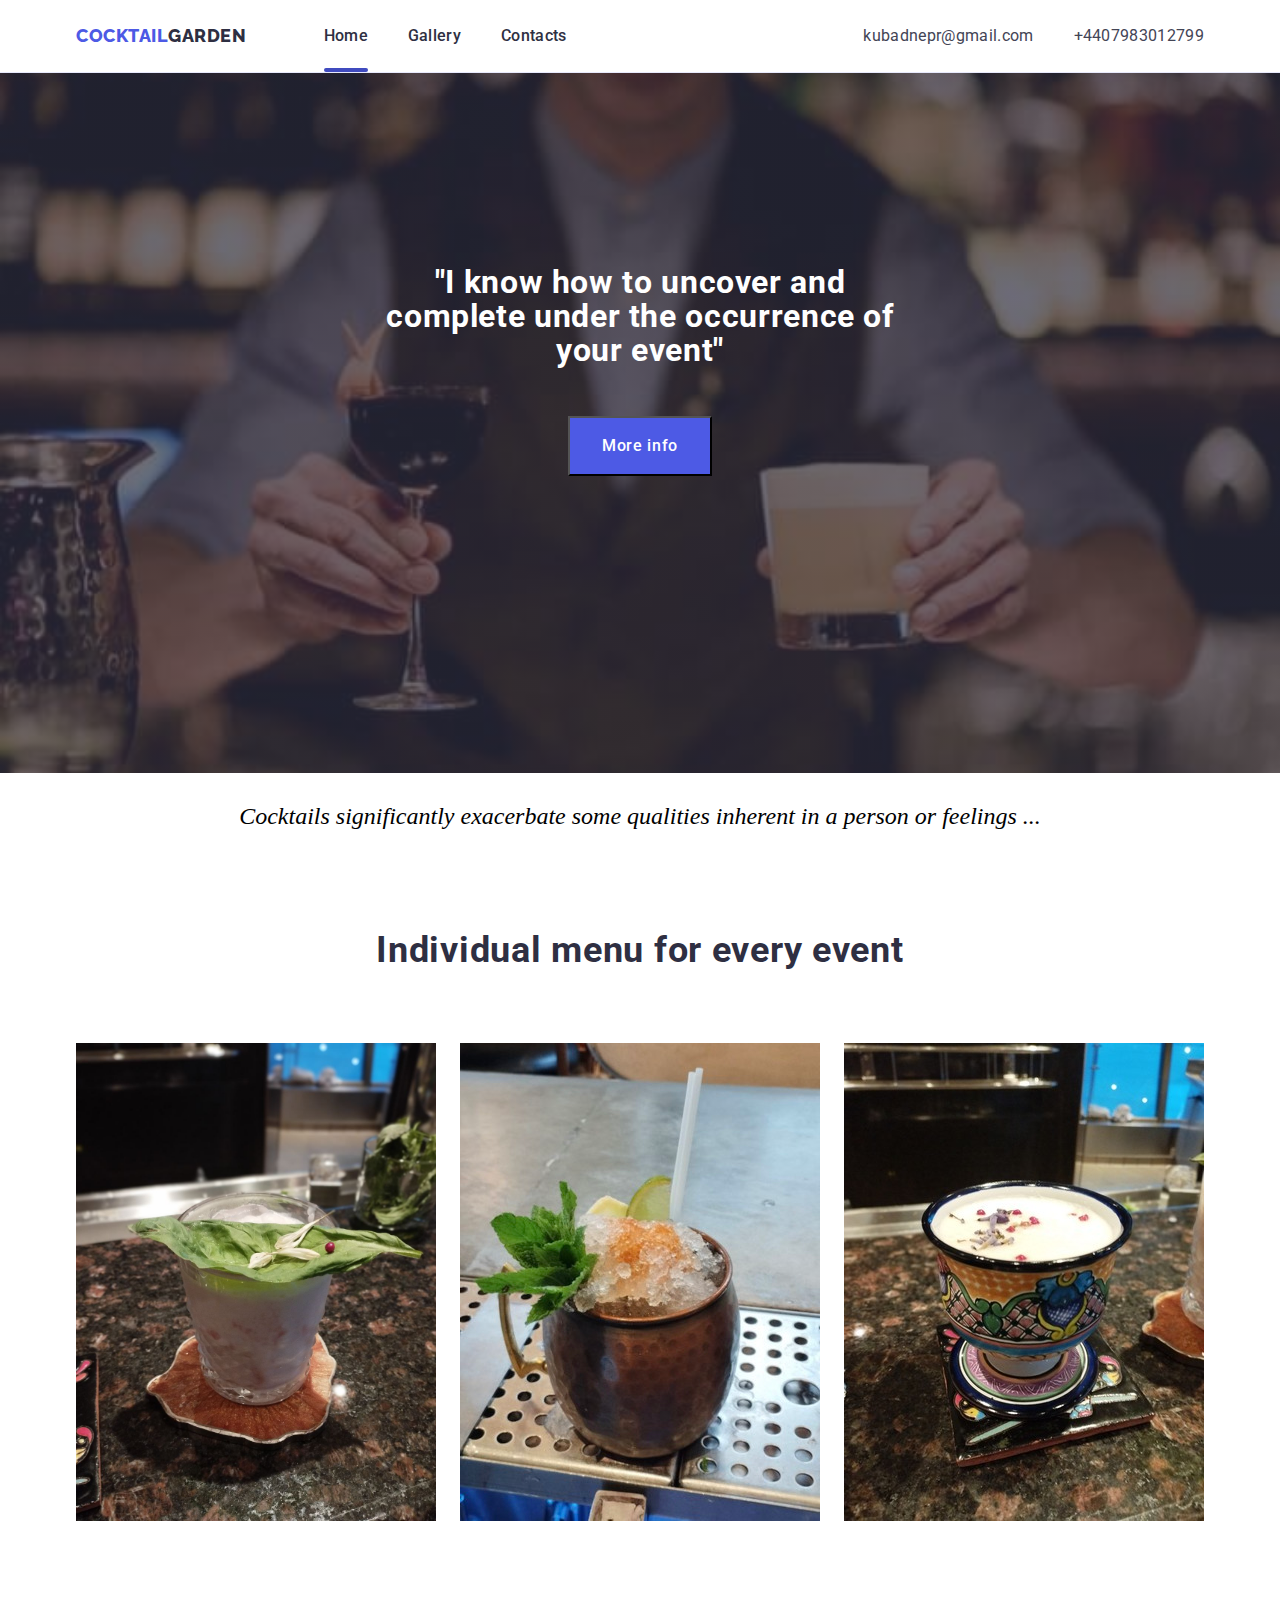
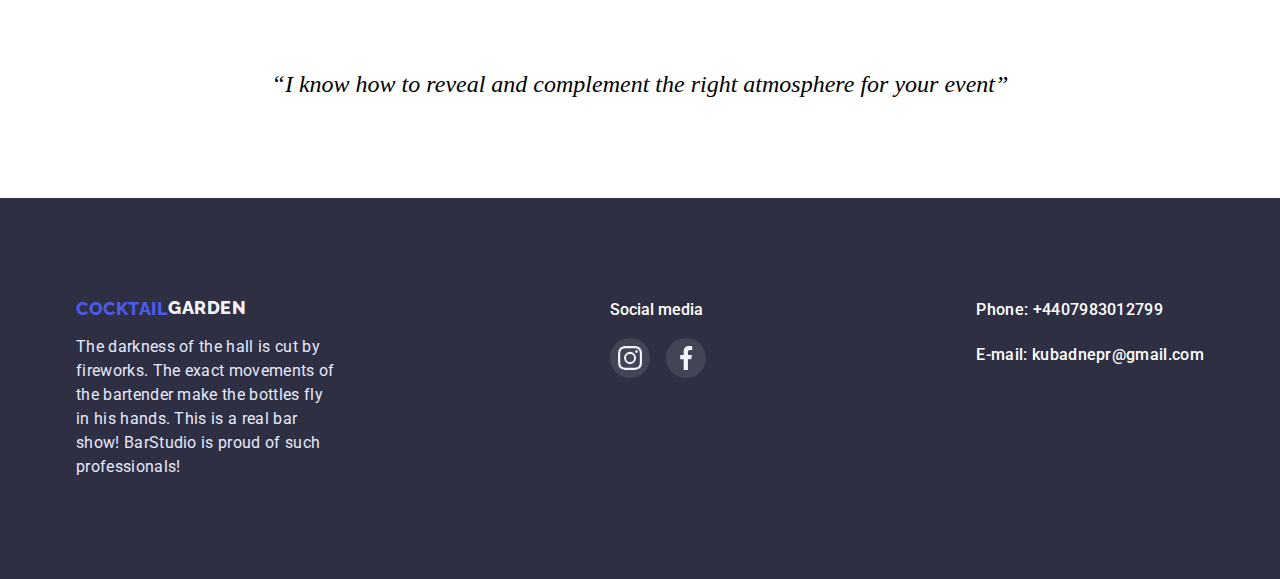
<file: index.html>
<!DOCTYPE html>
<html lang="en">

    <head>
        <meta charset="UTF-8">
        <meta http-equiv="X-UA-Compatible" content="IE=edge">
        <meta name="viewport" content="width=device-width, initial-scale=1.0">
        <title>Cocktail-Garden</title>
        <link rel="preconnect" href="https://fonts.googleapis.com">
        <link rel="preconnect" href="https://fonts.gstatic.com" crossorigin>
        <link
            href="https://fonts.googleapis.com/css2?family=Raleway:wght@800&family=Roboto:wght@400;500;700;900&display=swap"
            rel="stylesheet">
        <link rel="stylesheet"
            href="https://cdnjs.cloudflare.com/ajax/libs/modern-normalize/0.6.0/modern-normalize.min.css">
        <link rel="stylesheet" href="./css/style.css">
    </head>

    <body>
        <header class="header">
            <div class="container header-container">
                <a href="./index.html" class="header-logo link">Cocktail<span class="logo">Garden</span></a>
                <div class="header-menu">
                    <button type="button" class="header-close">
                        <svg xmlns="http://www.w3.org/2000/svg" fill="none" viewBox="0 0 24 24" stroke-width="1.5" stroke="currentColor" class="header-close-icon">
                            <path stroke-linecap="round" stroke-linejoin="round" d="M6 18L18 6M6 6l12 12" />
                          </svg>
                    </button>
                    <nav class="header-navigation">
                        <ul class="header-list list">
                            <li class="header-item"><a class="header-link link current" href="./index.html">Home</a>
                            </li>
                            <li class="header-item"><a class="header-link link" href="./portfolio.html">Gallery</a></li>
                            <li class="header-item"><a class="header-link link" href="#footer">Contacts</a></li>
                        </ul>
                    
                    </nav>
                    <address class="contact">
                        <ul class="header-contact list">
                            <li><a class="header-mail link" href="mailto:kubadnepr@gmail.com">kubadnepr@gmail.com</a></li>
                            <li><a class="header-tel link" href="tel:+4407983012799">+4407983012799</a></li>
                        </ul>
                    </address>
                </div>
                <button type="button" class="header-open">
                    <svg xmlns="http://www.w3.org/2000/svg" fill="none" viewBox="0 0 24 24" class="header-open-icon" stroke-width="1.5" stroke="currentColor">
                        <path stroke-linecap="round" stroke-linejoin="round" d="M3.75 6.75h16.5M3.75 12h16.5m-16.5 5.25h16.5" />
                      </svg>
                </button>
            </div>
        </header>
        <main>
            <section class="hero">
                <div class="container">
                    <h1 class="hero-title">"I know how to uncover and complete under the occurrence of your event"</h1>
                    <button type="button" class="hero-btn" data-modal-open>More info</button>
                </div>
            </section>
            <section class="text-homepage">Cocktails significantly exacerbate some qualities inherent in a person or feelings ...
            </section>
            <!-- Slideshow container
            <div class="slideshow-container">
            
                Full-width images with number and caption text 
                <div class="mySlides fade">
                    <div class="numbertext">1 / 3</div>
                    <img src="./images/photo_2023-08-13_17-49-11.jpg" style="width:100%">
                    <div class="text">Caption Text</div>
                </div>
            
                <div class="mySlides fade">
                    <div class="numbertext">2 / 3</div>
                    <img src="./images/photo_2023-08-13_17-53-18.jpg" style="width:100%">
                    <div class="text">Caption Two</div>
                </div>
            
                <div class="mySlides fade">
                    <div class="numbertext">3 / 3</div>
                    <img src="./images/photo_2023-08-13_17-54-30.jpg" style="width:100%">
                    <div class="text">Caption Three</div>
                </div>
            
                Next and previous buttons
                <a class="prev" onclick="plusSlides(-1)">&#10094;</a>
                <a class="next" onclick="plusSlides(1)">&#10095;</a>
            </div>
            <br>
            
            The dots/circles
            <div style="text-align:center">
                <span class="dot" onclick="currentSlide(1)"></span>
                <span class="dot" onclick="currentSlide(2)"></span>
                <span class="dot" onclick="currentSlide(3)"></span>
            </div>
        </div>
            

            <section class="about">
                <div class="container">
                    </div>
                    </section>
                    <ul class="about-list list">
                        <li class="about-item">
                            <div class="item-antenna">
                                <svg width="64" height="64">
                                    <use href="./images/img2_home.jpg"></use>
                                </svg>
                            </div>
                            <h2 class="about-title">Strategy</h2>
                            <p class="about-after-title">Our goal is to identify the business
                                problem to walk away with the and creative solution. </p>


                        </li>
                        <li class="about-item">
                            <div class="item-antenna">
                                <svg width="64" height="64">
                                    <use href="./images/icons.svg#icon-antena2"></use>
                                </svg>
                            </div>
                            <h2 class="about-title">Punctuality</h2>
                            <p class="about-after-title">Bring the key message to the brand's audience for the best
                                price
                                within the shortest
                                possible time.</p>
                        </li>
                        <li class="about-item">
                            <div class="item-antenna">
                                <svg width="64" height="64">
                                    <use href="./images/icons.svg#icon-antena3"></use>
                                </svg>
                            </div>
                            <h2 class="about-title">Diligence</h2>
                            <p class="about-after-title">Research and confirm brands that present the strongest digital
                                growth opportunities and
                                minimize risk.</p>
                        </li>
                        <li class="about-item">
                            <div class="item-antenna">
                                <svg width="64" height="64">
                                    <use href="./images/icons.svg#icon-antena3"></use>
                                </svg>
                            </div>
                            <h2 class="about-title">Technologies</h2>
                            <p class="about-after-title">Design practice focused on digital experiences. We bring forth
                                a
                                deep passion for
                                problem-solving.</p>
                        </li>
                    </ul>
                </div>

            </section>-->

            <section class="feature">
                <div class="container">
                    <h2 class="feature-title">Individual menu for every event</h2>
                    <ul class="feature-list list">
                        <li class="feature-item">
                            <img src="./images/photo_2023-08-13_17-49-11.jpg" alt="imac" />
                        </li>
                        <li class="feature-item">
                            <img src="./images/imgonline-com-ua-Resize-NGgsvhFeoj.jpg" alt="iphones" />
                        </li>
                        <li class="feature-item">
                            <img src="./images/imgonline-com-ua-Resize-VmYrsFNHtzeY0.jpg" alt="iphones" />
                        </li>
                    </ul>
                </div>
            </section>
            <section class="text-homepage">“I know how to reveal and complement the right atmosphere for your event”</section>
            
            <!--<section class="team">
                <div class="container">
                    <h2 class="team-title">Our Team</h2>
                    <ul class="team-list list">
                        <li class="team-item">
                            <img src="./images/mark_guerrero_img1.jpg" alt="mark guerrero" width="264" height="260" />
                            <div class="team-after-content">
                                <h3 class="team-after">Mark Guerrero</h3>
                                <p class="team-after-title">Product Designer</p>
                                <ul class="team-social-list list">
                                    <li class="team-social-item">
                                        <a href="" class="team-social-link">
                                            <svg class="team-social-icon" width="16" height="16">
                                                <use href="./images/icons.svg#icon-instagram"></use>
                                            </svg>
                                        </a>
                                    </li>
                                    <li class="team-social-item">
                                        <a href="" class="team-social-link">
                                            <svg class="team-social-icon" width="16" height="16">
                                                <use href="./images/icons.svg#icon-twitter"></use>
                                            </svg>
                                        </a>
                                    </li>
                                    <li class="team-social-item">
                                        <a href="" class="team-social-link">
                                            <svg class="team-social-icon" width="16" height="16">
                                                <use href="./images/icons.svg#icon-facebook"></use>
                                            </svg>
                                        </a>
                                    </li>
                                    <li class="team-social-item">
                                        <a href="" class="team-social-link">
                                            <svg class="team-social-icon" width="16" height="16">
                                                <use href="./images/icons.svg#icon-linkedin"></use>
                                            </svg>
                                        </a>
                                    </li>
                                </ul>
                            </div>
                        </li>
                        <li class="team-item">
                            <img src="./images/tom_ford_img2.jpg" alt="tom ford" width="264" height="260" />
                            <div class="team-after-content">
                                <h3 class="team-after">Tom Ford</h3>
                                <p class="team-after-title">Frontend Developer</p>
                                <ul class="team-social-list list">
                                    <li class="team-social-item">
                                        <a href="" class="team-social-link">
                                            <svg class="team-social-icon" width="16" height="16">
                                                <use href="./images/icons.svg#icon-instagram"></use>
                                            </svg>
                                        </a>
                                    </li>
                                    <li class="team-social-item">
                                        <a href="" class="team-social-link">
                                            <svg class="team-social-icon" width="16" height="16">
                                                <use href="./images/icons.svg#icon-twitter"></use>
                                            </svg>
                                        </a>
                                    </li>
                                    <li class="team-social-item">
                                        <a href="" class="team-social-link">
                                            <svg class="team-social-icon" width="16" height="16">
                                                <use href="./images/icons.svg#icon-facebook"></use>
                                            </svg>
                                        </a>
                                    </li>
                                    <li class="team-social-item">
                                        <a href="" class="team-social-link">
                                            <svg class="team-social-icon" width="16" height="16">
                                                <use href="./images/icons.svg#icon-linkedin"></use>
                                            </svg>
                                        </a>
                                    </li>
                                </ul>
                            </div>
                        </li>
                        <li class="team-item">
                            <img src="./images/camila_garcia_img3.jpg" alt="camila garcia" width="264" height="260" />
                            <div class="team-after-content">
                                <h3 class="team-after">Camila Garcia</h3>
                                <p class="team-after-title">Marketing</p>
                                <ul class="team-social-list list">
                                    <li class="team-social-item">
                                        <a href="" class="team-social-link">
                                            <svg class="team-social-icon" width="16" height="16">
                                                <use href="./images/icons.svg#icon-instagram"></use>
                                            </svg>
                                        </a>
                                    </li>
                                    <li class="team-social-item">
                                        <a href="" class="team-social-link">
                                            <svg class="team-social-icon" width="16" height="16">
                                                <use href="./images/icons.svg#icon-twitter"></use>
                                            </svg>
                                        </a>
                                    </li>
                                    <li class="team-social-item">
                                        <a href="" class="team-social-link">
                                            <svg class="team-social-icon" width="16" height="16">
                                                <use href="./images/icons.svg#icon-facebook"></use>
                                            </svg>
                                        </a>
                                    </li>
                                    <li class="team-social-item">
                                        <a href="" class="team-social-link">
                                            <svg class="team-social-icon" width="16" height="16">
                                                <use href="./images/icons.svg#icon-linkedin"></use>
                                            </svg>
                                        </a>
                                    </li>
                                </ul>
                            </div>
                        </li>
                        <li class="team-item">
                            <img src="./images/daniel_wilson_img4.jpg" alt="daniel wilson" width="264" height="260" />
                            <div class="team-after-content">
                                <h3 class="team-after">Daniel Wilson</h3>
                                <p class="team-after-title">UI Designer</p>
                                <ul class="team-social-list list">
                                    <li class="team-social-item">
                                        <a href="" class="team-social-link">
                                            <svg class="team-social-icon" width="16" height="16">
                                                <use href="./images/icons.svg#icon-instagram"></use>
                                            </svg>
                                        </a>
                                    </li>
                                    <li class="team-social-item">
                                        <a href="" class="team-social-link">
                                            <svg class="team-social-icon" width="16" height="16">
                                                <use href="./images/icons.svg#icon-twitter"></use>
                                            </svg>
                                        </a>
                                    </li>
                                    <li class="team-social-item">
                                        <a href="" class="team-social-link">
                                            <svg class="team-social-icon" width="16" height="16">
                                                <use href="./images/icons.svg#icon-facebook"></use>
                                            </svg>
                                        </a>
                                    </li>
                                    <li class="team-social-item">
                                        <a href="" class="team-social-link">
                                            <svg class="team-social-icon" width="16" height="16">
                                                <use href="./images/icons.svg#icon-linkedin"></use>
                                            </svg>
                                        </a>
                                    </li>
                                </ul>
                            </div>
                        </li>
                    </ul>
                </div>
            </section>-->
            <!--<section class="customers">
                <div class="container">
                    <h2 class="customers-title">Customers</h2>
                    <ul class="customs-list list">
                        <li class="customers-item"><a href="" class="customers-link link">
                                <svg class="customers-icon" width="104" height="56">
                                    <use href="./images/icons.svg#icon-logo1"></use>
                                </svg>
                            </a></li>
                        <li class="customers-item"><a href="" class="customers-link link">
                                <svg class="customers-icon" width="104" height="56">
                                    <use href="./images/icons.svg#icon-logo2"></use>
                                </svg>
                            </a></li>
                        <li class="customers-item"><a href="" class="customers-link link">
                                <svg class="customers-icon" width="104" height="56">
                                    <use href="./images/icons.svg#icon-logo3"></use>
                                </svg>
                            </a></li>
                        <li class="customers-item"><a href="" class="customers-link link">
                                <svg class="customers-icon" width="104" height="56">
                                    <use href="./images/icons.svg#icon-logo4"></use>
                                </svg>
                            </a></li>
                        <li class="customers-item"><a href="" class="customers-link link">
                                <svg class="customers-icon" width="104" height="56">
                                    <use href="./images/icons.svg#icon-logo5"></use>
                                </svg>
                            </a></li>
                        <li class="customers-item"><a href="" class="customers-link link">
                                <svg class="customers-icon" width="104" height="56">
                                    <use href="./images/icons.svg#icon-logo6"></use>
                                </svg>
                            </a></li>
                    </ul>
                </div>
            </section>-->
        </main>


        <footer class="footer" id="footer">
            <div class="container footer-container">
                <div class="footer-left">
                    <a class="footer-link link" href=“./index.html”>Cocktail<span class="footer-logo">Garden</span></a>
                    <p class="footer-after">The darkness of the hall is cut by fireworks. The exact movements of the bartender make the bottles fly in his hands.
                    This is a real bar show! BarStudio is proud of such professionals!</p>
                </div>

                <div class="footer-icon">
                    <p class="footer-social">Social media</p>
                    <ul class="list flex footer-icon-list">
                        <li class="footer-item flex">
                            <a href="https://www.instagram.com/vadymvorontsov/" target="_blank" class="footer-link-icon">
                                <svg class="footer-icon-right" width="24" height="24">
                                    <use href="./images/icons.svg#icon-instagram"></use>
                                </svg>
                            </a>
                        </li>
                        <!--<li class="footer-item flex">
                            <a href="#" class="footer-link-icon">
                                <svg class="footer-icon-right" width="24" height="24">
                                    <use href="./images/icons.svg#icon-twitter"></use>
                                </svg>
                            </a>
                        </li>-->
                        <li class="footer-item flex">
                            <a href="https://www.facebook.com/1988Vorontsov" target="_blank" class="footer-link-icon">
                                <svg class="footer-icon-right" width="24" height="24">
                                    <use href="./images/icons.svg#icon-facebook"></use>             
                                </svg>
                            
                            </a>
                        </li>
                        
                            
                        <!--<a href="https://www.facebook.com/1988Vorontsov ">Facebook</a>
                        <a href="https://www.instagram.com/vadymvorontsov" target="_blank">Instagram</a>-->
                        <!--<li class="footer-item flex">
                            <a href="#" class="footer-link-icon">
                                <svg class="footer-icon-right" width="24" height="24">
                                    <use href="./images/icons.svg#icon-linkedin"></use>
                                </svg>
                            </a>
                        </li>-->
                    </ul>
                </div>

                <div class="footer-container-subscribe">
                    <p class="subscribe-text">Phone: +4407983012799</p>
                    <p class="subscribe-text">E-mail: kubadnepr@gmail.com</p>
                </div>
            </div>
          
                
                
                <!--<form class="footer-form">
                    <input type="email" placeholder="E-mail" name="user_email" class="footer-form-input" required />
            
                    <button type="submit" class="button-subscribe">Subscribe
                        
                    <svg class="button-icon-subscribe" width="24" height="20">
                                <use href="./images/icons.svg#icon-frame"></use>
                            </svg>
                            
                        </button>
                </form>-->
            <!-- </div> -->
            
        </footer>
        <div class="backdrop is-hidden" data-modal>
            <div class="modal">
                <button type="button" class="modal-close" data-modal-close>
                    <svg class="modal-close-icon" width="8" height="8">
                        <use href="./images/icons.svg#icon-close_black"></use>
                    </svg>
                </button>
                <div class="forma">
                    <p class="text-message">Leave your contacts and we will call you back</p>
                    <form class="modal-form">
                        <label class="modal-form-field">
                            <span class="modal-form-input-desc">Name</span>
                            <span class="modal-form-input-wrapper">
                                <input type="text" name="user_name" class="modal-form-input" required pattern="[a-zA-Za-яА-Я]+"
                                    minlength="2" />
                                <span class="modal-form-input-icon">
                    
                                    <svg class="form-icon-person" width="12" height="12">
                                        <use href="./images/icons.svg#icon-person"></use>
                                    </svg>
                                </span>
                            </span>
                        </label>
                        <label class="modal-form-field">
                            <span class="modal-form-input-desc">Phone</span>
                            <span class="modal-form-input-wrapper">
                                <input type="tel" name="user_phone" class="modal-form-input" required
                                    pattern="[0-9]{3}-[0-9]{3}-[0-9]{2}-[0-9]{2}" title="xxx-xxx-xx-xx" />
                                <span class="modal-form-input-icon">
                                    <svg class="form-icon-phone" width="13" height="13">
                                        <use href="./images/icons.svg#icon-phone_black"></use>
                                    </svg>
                                </span>
                    
                            </span>
                        </label>
                        <label class="modal-form-field">
                            <span class="modal-form-input-desc">Email</span>
                            <span class="modal-form-input-wrapper">
                                <input type="email" name="user_email" class="modal-form-input" required />
                                <span class="modal-form-input-icon">
                                    <svg class="form-icon-email" width="15" height="12">
                                        <use href="./images/icons.svg#icon-email_black"></use>
                                    </svg>
                    
                                </span>
                            </span>
                        </label>
                        <label class="modal-form-field">
                            <span class="modal-form-input-desc">Comment</span>
                            <textarea name="user_message" class="modal-form-message" placeholder="Text input"></textarea>
                        </label>
                        <input id="user-policy" type="checkbox" name="user_policy" class="modal-form-check visually-hidden" />
                        <label for="user-policy" class="modal-form-check-desc">I accept the terms and conditions of the&nbsp;
                            <a href="" class="link-policy">Privacy Policy</a>
                            </label>
                        <button type="submit" class="modal-form-submit">Send</button>
                    
                    </form>
                </div>
            </div>
        </div> 
        <script src="./js/modal.js"></script>
        <script src="./js/app.js"></script>
    </body>

</html>
</file>
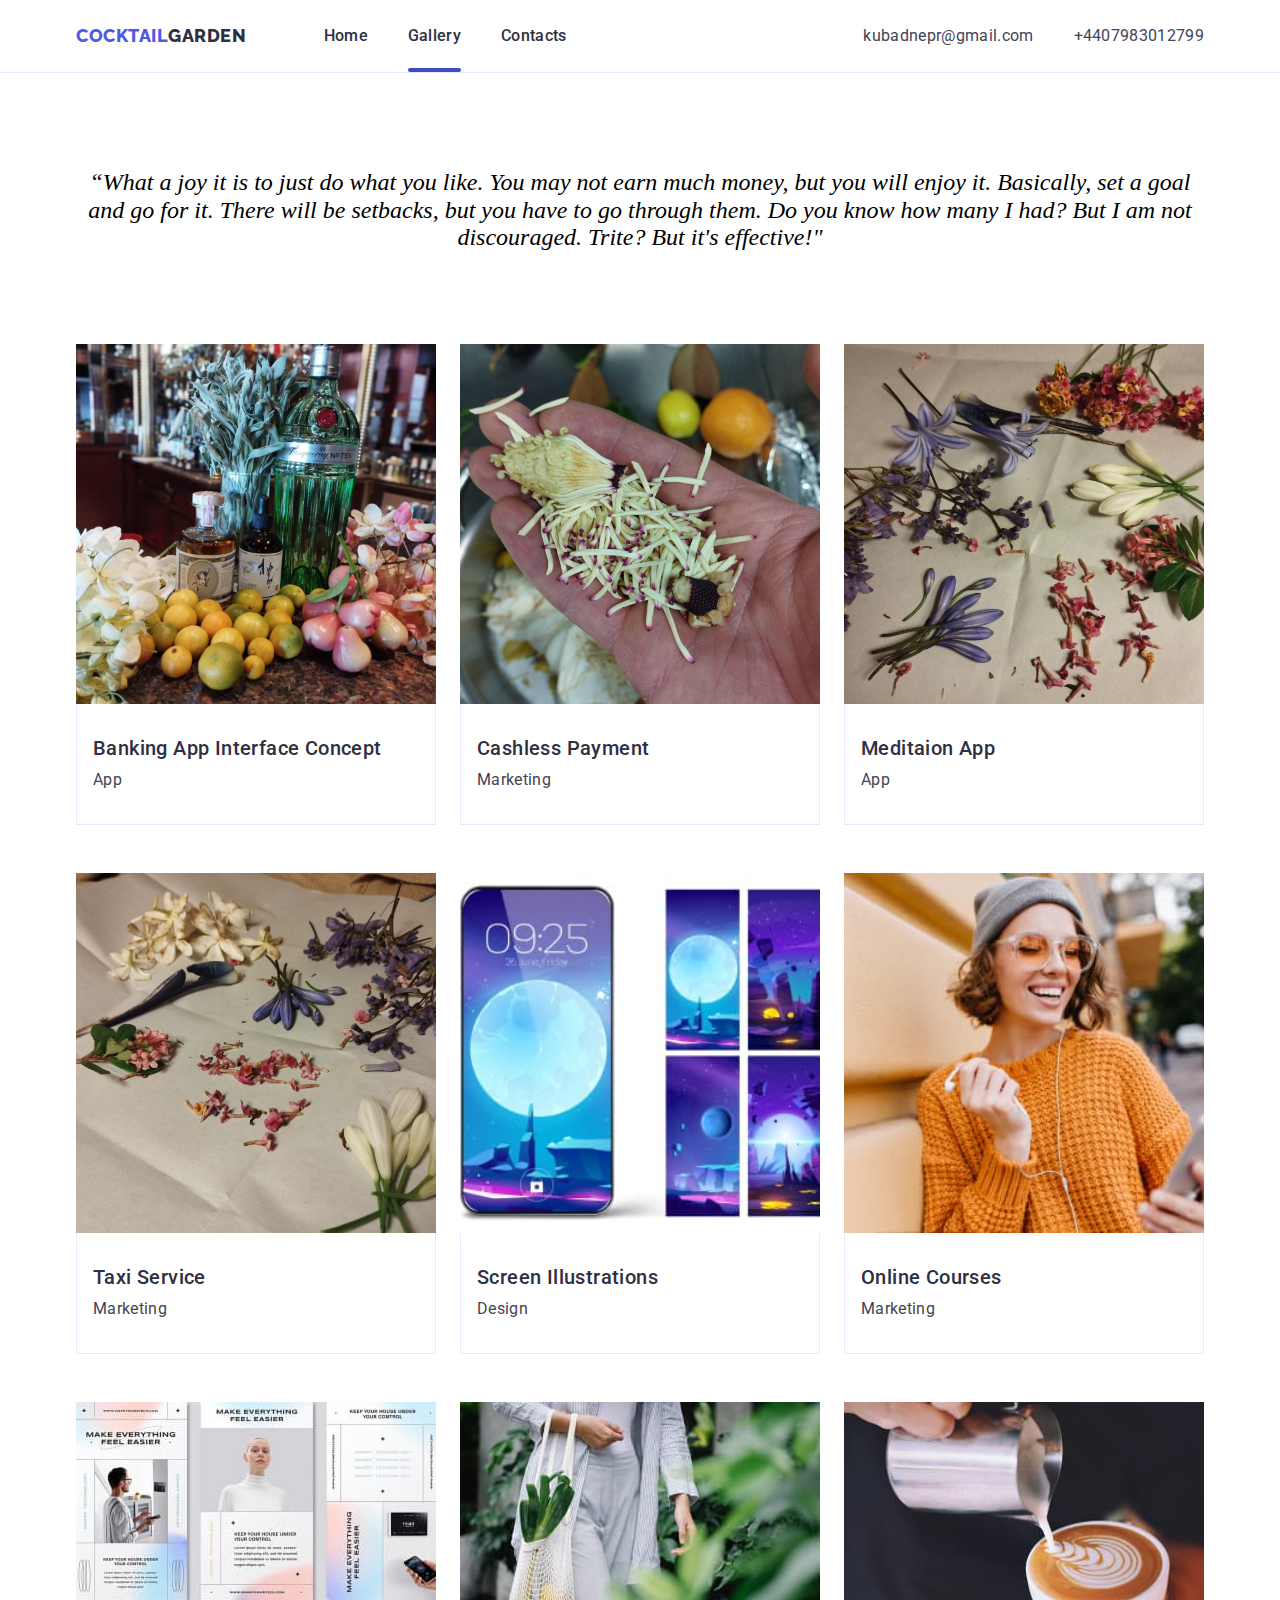
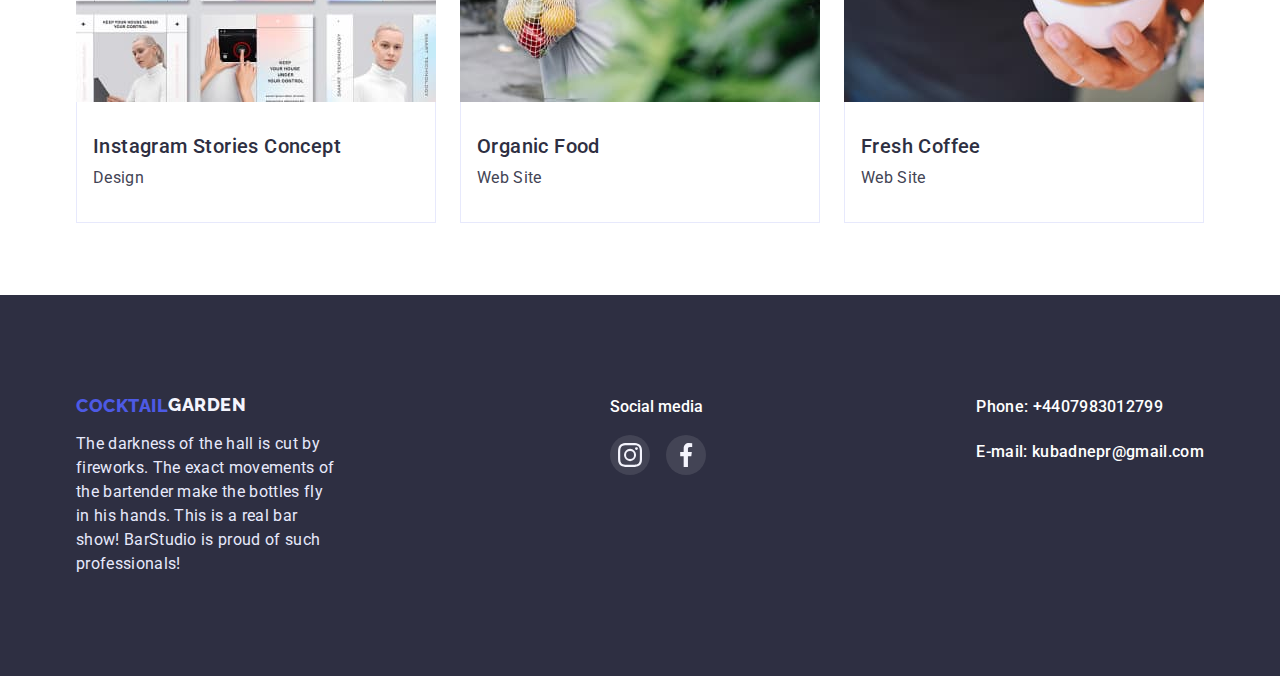
<file: portfolio.html>
<!DOCTYPE html>
<html lang="en">

    <head>
        <meta charset="UTF-8">
        <meta http-equiv="X-UA-Compatible" content="IE=edge">
        <meta name="viewport" content="width=device-width, initial-scale=1.0">
        <title>Portfolio</title>
        <link rel="preconnect" href="https://fonts.googleapis.com">
        <link rel="preconnect" href="https://fonts.gstatic.com" crossorigin>
        <link
            href="https://fonts.googleapis.com/css2?family=Raleway:wght@800&family=Roboto:wght@400;500;700;900&display=swap"
            rel="stylesheet">
        <link rel="stylesheet"
            href="https://cdnjs.cloudflare.com/ajax/libs/modern-normalize/0.6.0/modern-normalize.min.css">
        <link rel="stylesheet" href="./css/style.css">
    </head>

    <body class="body">
        <header class="header">
            <div class="container header-container">
                <a href="./index.html" class="header-logo link">Cocktail<span class="logo">Garden</span></a>
                <div class="header-menu">
                    <button type="button" class="header-close">
                        <svg xmlns="http://www.w3.org/2000/svg" fill="none" viewBox="0 0 24 24" stroke-width="1.5" stroke="currentColor" class="header-close-icon">
                            <path stroke-linecap="round" stroke-linejoin="round" d="M6 18L18 6M6 6l12 12" />
                          </svg>
                    </button>
                    <nav class="header-navigation">
                        <ul class="header-list list">
                            <li class="header-item"><a class="header-link link" href="./index.html">Home</a>
                            </li>
                            <li class="header-item"><a class="header-link link current" href="./portfolio.html">Gallery</a></li>
                            <li class="header-item"><a class="header-link link" href="#footer">Contacts</a></li>
                        </ul>
                    
                    </nav>
                    <address class="contact">
                        <ul class="header-contact list">
                            <li><a class="header-mail link" href="mailto:kubadnepr@gmail.com">kubadnepr@gmail.com</a></li>
                            <li><a class="header-tel link" href="tel:+4407983012799">+4407983012799</a></li>
                        </ul>
                    </address>
                </div>
                <button type="button" class="header-open">
                    <svg xmlns="http://www.w3.org/2000/svg" fill="none" viewBox="0 0 24 24" class="header-open-icon" stroke-width="1.5" stroke="currentColor">
                        <path stroke-linecap="round" stroke-linejoin="round" d="M3.75 6.75h16.5M3.75 12h16.5m-16.5 5.25h16.5" />
                      </svg>
                </button>
            </div>
        </header>
        <main>
            <section class="portfolio">
                <div class="container">
                    <h1 class="visually-hidden">portfolio</h1>
                    <!--<ul class="portfolio-list list one">
                        <li class="portfolio-item"><button type="button" class="portfolio-btn">All</button></li>
                        <li class="portfolio-item"><button type="button" class="portfolio-btn">Web Site</button></li>
                        <li class="portfolio-item"><button type="button" class="portfolio-btn">App</button></li>
                        <li class="portfolio-item"><button type="button" class="portfolio-btn">Design</button></li>
                        <li class="portfolio-item"><button type="button" class="portfolio-btn">Marketing</button></li>
                    </ul>-->
                    <section class="text-gallery">“What a joy it is to just do what you like. You may not earn much money, but you will enjoy it. Basically, set a goal
                    and go for it. There will be setbacks, but you have to go through them. Do you know how many I had? But I am not
                    discouraged. Trite? But it's effective!"
                    </section>

                    <ul class="flex-container">
                        <li class="portfolio-two list">
                            <div class="top-wrap-text">
                                <img src="./images/photo_2023_gallery1.jpg" alt="bank app" width="360"
                                    height="300">
                                <p class="top-text">14 Stylish and User-Friendly App Design Concepts · Task Manager App
                                    · Calorie Tracker App · Exotic Fruit Ecommerce App ·
                                    Cloud Storage App</p>
                            </div>
                            <div class="container-title">
                                <h2 class="portfolio-title">Banking App Interface Concept</h2>
                                <p class="portfolio-after-title">App</p>
                            </div>
                        </li>

                        <li class="portfolio-two list">
                            <div class="top-wrap-text">
                                <img src="./images/photo_2023_gallery2.jpg" alt="cashless payment"
                                    width="360" height="300">
                                <p class="top-text">14 Stylish and User-Friendly App Design Concepts · Task Manager App
                                    · Calorie Tracker App · Exotic
                                    Fruit Ecommerce App ·
                                    Cloud Storage App</p>
                            </div>
                            <div class="container-title">
                                <h2 class="portfolio-title">Cashless Payment</h2>
                                <p class="portfolio-after-title">Marketing</p>
                            </div>
                        </li>

                        <li class="portfolio-two list">
                            <div class="top-wrap-text">
                                <img src="./images/photo_2023_gallery3.jpg" alt="meditaion app" width="360"
                                    height="300">
                                <p class="top-text">14 Stylish and User-Friendly App Design Concepts · Task Manager App
                                    · Calorie Tracker App · Exotic Fruit Ecommerce App ·
                                    Cloud Storage App</p>
                            </div>
                            <div class="container-title">
                                <h2 class="portfolio-title">Meditaion App</h2>
                                <p class="portfolio-after-title">App</p>
                            </div>
                        </li>

                        <li class="portfolio-two list">
                            <div class="top-wrap-text">
                                <img src="./images/photo_2023_gallery4.jpg" alt="taxi service" width="360"
                                    height="300">
                                <p class="top-text">14 Stylish and User-Friendly App Design Concepts · Task Manager App
                                    · Calorie Tracker App · Exotic Fruit Ecommerce App ·
                                    Cloud Storage App</p>
                            </div>
                            <div class="container-title">
                                <h2 class="portfolio-title">Taxi Service</h2>
                                <p class="portfolio-after-title">Marketing</p>
                            </div>
                        </li>

                        <li class="portfolio-two list">
                            <div class="top-wrap-text">
                                <img src="./images/screen_illustrations_portfolio_img5.jpg" alt="screen illustrations"
                                    width="360" height="300">
                                <p class="top-text">14 Stylish and User-Friendly App Design Concepts · Task Manager App
                                    · Calorie Tracker App · Exotic Fruit Ecommerce App ·
                                    Cloud Storage App</p>
                            </div>
                            <div class="container-title">
                                <h2 class="portfolio-title">Screen Illustrations</h2>
                                <p class="portfolio-after-title">Design</p>
                            </div>
                        </li>

                        <li class="portfolio-two list">
                            <div class="top-wrap-text">
                                <img src="./images/online_courses_portfolio_img6.jpg" alt="online courses" width="360"
                                    height="300">
                                <p class="top-text">14 Stylish and User-Friendly App Design Concepts · Task Manager App
                                    · Calorie Tracker App · Exotic Fruit Ecommerce App ·
                                    Cloud Storage App</p>
                            </div>
                            <div class="container-title">
                                <h2 class="portfolio-title">Online Courses</h2>
                                <p class="portfolio-after-title">Marketing</p>
                            </div>
                        </li>

                        <li class="portfolio-two list">
                            <div class="top-wrap-text">
                                <img src="./images/instagram_stories_concept_portfolio_img7.jpg"
                                    alt="instagram stories concept" width="360" height="300">
                                <p class="top-text">14 Stylish and User-Friendly App Design Concepts · Task Manager App
                                    · Calorie Tracker App · Exotic Fruit Ecommerce App ·
                                    Cloud Storage App</p>
                            </div>
                            <div class="container-title">
                                <h2 class="portfolio-title">Instagram Stories Concept</h2>
                                <p class="portfolio-after-title">Design</p>
                            </div>
                        </li>

                        <li class="portfolio-two list">
                            <div class="top-wrap-text">
                                <img src="./images/organic_food_portfolio_img8.jpg" alt="organic food" width="360"
                                    height="300">
                                <p class="top-text">14 Stylish and User-Friendly App Design Concepts · Task Manager App
                                    · Calorie Tracker App · Exotic Fruit Ecommerce App ·
                                    Cloud Storage App</p>
                            </div>
                            <div class="container-title">
                                <h2 class="portfolio-title">Organic Food</h2>
                                <p class="portfolio-after-title">Web Site</p>
                            </div>
                        </li>

                        <li class="portfolio-two list">
                            <div class="top-wrap-text">
                                <img src="./images/fresh_coffee_portfolio_img9.jpg" alt="fresh coffee" width="360"
                                    height="300">
                                <p class="top-text">14 Stylish and User-Friendly App Design Concepts · Task Manager App
                                    · Calorie Tracker App · Exotic Fruit Ecommerce App ·
                                    Cloud Storage App</p>
                            </div>
                            <div class="container-title">
                                <h2 class="portfolio-title">Fresh Coffee</h2>
                                <p class="portfolio-after-title">Web Site</p>
                            </div>

                        </li>

                    </ul>
                </div>

            </section>
        </main>
      <footer class="footer" id="footer">
            <div class="container footer-container">
                <div class="footer-left">
                    <a class="footer-link link" href=“./index.html”>Cocktail<span class="footer-logo">Garden</span></a>
                    <p class="footer-after">The darkness of the hall is cut by fireworks. The exact movements of the bartender make the bottles fly in his hands.
                    This is a real bar show! BarStudio is proud of such professionals!</p>
                </div>

                <div class="footer-icon">
                    <p class="footer-social">Social media</p>
                    <ul class="list flex footer-icon-list">
                        <li class="footer-item flex">
                            <a href="https://www.instagram.com/vadymvorontsov/" target="_blank" class="footer-link-icon">
                                <svg class="footer-icon-right" width="24" height="24">
                                    <use href="./images/icons.svg#icon-instagram"></use>
                                </svg>
                            </a>
                        </li>
                        <!--<li class="footer-item flex">
                            <a href="#" class="footer-link-icon">
                                <svg class="footer-icon-right" width="24" height="24">
                                    <use href="./images/icons.svg#icon-twitter"></use>
                                </svg>
                            </a>
                        </li>-->
                        <li class="footer-item flex">
                            <a href="https://www.facebook.com/1988Vorontsov" target="_blank" class="footer-link-icon">
                                <svg class="footer-icon-right" width="24" height="24">
                                    <use href="./images/icons.svg#icon-facebook"></use>             
                                </svg>
                            
                            </a>
                        </li>
                        
                            
                        <!--<a href="https://www.facebook.com/1988Vorontsov ">Facebook</a>
                        <a href="https://www.instagram.com/vadymvorontsov" target="_blank">Instagram</a>-->
                        <!--<li class="footer-item flex">
                            <a href="#" class="footer-link-icon">
                                <svg class="footer-icon-right" width="24" height="24">
                                    <use href="./images/icons.svg#icon-linkedin"></use>
                                </svg>
                            </a>
                        </li>-->
                    </ul>
                </div>

                <div class="footer-container-subscribe">
                    <p class="subscribe-text">Phone: +4407983012799</p>
                    <p class="subscribe-text">E-mail: kubadnepr@gmail.com</p>
                </div>
            </div>
          
                
                
                <!--<form class="footer-form">
                    <input type="email" placeholder="E-mail" name="user_email" class="footer-form-input" required />
            
                    <button type="submit" class="button-subscribe">Subscribe
                        
                    <svg class="button-icon-subscribe" width="24" height="20">
                                <use href="./images/icons.svg#icon-frame"></use>
                            </svg>
                            
                        </button>
                </form>-->
            <!-- </div> -->
            
        </footer>
        <script src="./js/app.js"></script>
    </body>

</html>
</file>
<file: css/style.css>
:root {
    --first-title-color: #FFFFFF;
    --feature-title-color: #2E2F42;
    --header-logo-color: #4D5AE5;
    --header-contact-color: #434455;
    --team-background-color: #F4F4FD;
    --btn-background-color: #404BBF;
    --footer-after-color: #E7E9FC;
    /* --trans: transform 250ms cubic-bezier(0.4, 0, 0.2, 1); */


}

p,
h1,
h2,
h3,
h4,
h5,
h6 {
    margin: 0;
}

ul,
ol {
    list-style: none;
    margin: 0;
    padding: 0;
}

button {
    cursor: pointer;
}

img {
    display: block;
    max-width: 100%;
    height: auto;
}

.container {
    /* width: 1158px; // 27.08.2023 */
    max-width: 1158px;
    padding-left: 15px;
    padding-right: 15px;
    margin: 0 auto;


}

html {
    scroll-behavior: smooth;
}

body {
    font-family: 'Roboto', sans-serif;
    background: var(--first-title-color);
    font-size: 18px;

}

.list {
    list-style: none;
}




.link {
    text-decoration: none;

}

/* --header-- */

.header {
    border-bottom: 1px solid #E7E9FC;
}

.header-list {
    display: flex;
    gap: 40px;
}

.header-link {
    display: block;
    padding-top: 24px;
    padding-bottom: 24px;
}

.header-container {
    display: flex;

}


.header-navigation {
    display: flex;
    align-items: center;

}

.header-contact {
    display: flex;
    gap: 40px;
    padding-top: 24px;
    padding-bottom: 24px;


}

.contact {
    margin-left: auto;


}


.header-logo {
    font-family: 'Raleway', sans-serif;
    font-style: normal;
    font-weight: 800;
    line-height: 1.33;
    display: flex;
    align-items: center;
    letter-spacing: 0.03em;
    text-transform: uppercase;
    color: var(--header-logo-color);
    margin-right: 77px;

}

.logo {
    font-family: 'Raleway', sans-serif;
    font-style: normal;
    font-weight: 800;
    line-height: 1.33;
    display: flex;
    align-items: center;
    letter-spacing: 0.03em;
    text-transform: uppercase;
    color: var(--feature-title-color);



}

.header-list {
    font-weight: 500;
    font-size: 16px;
    line-height: 1.5;
    letter-spacing: 0.02em;
    color: var(--feature-title-color);
}

.header-link {
    position: relative;
    color: var(--feature-title-color);
    transition: color 250ms cubic-bezier(0.4, 0, 0.2, 1);
}

.header-link.current::after {
    content: "";
    position: absolute;
    width: 100%;
    height: 4px;
    background-color: #404BBF;
    left: 0;
    bottom: 0;
    border-radius: 2px;


}
.text-homepage {
    font-size: 24px;
    text-align: center;
    padding-bottom: 100px;
    padding-top: 30px;
    padding-right: 15px;
    padding-left: 15px;
    font-family: dancing script;
    font-style: italic;

}
.text-gallery {
    font-size: 24px;
    text-align: center;
    padding-bottom: 20px;
    font-family: dancing script;
    font-style: italic;

}

* {box-sizing:border-box}

/* Slideshow container */
.slideshow-container {
  max-width: 1440px;
  position: relative;
  margin: auto;
}

/* Hide the images by default */
.mySlides {
    display: none;
}

/* Next & previous buttons */
.prev, .next {
  cursor: pointer;
  position: absolute;
  top: 50%;
  width: auto;
  margin-top: -22px;
  padding: 16px;
  color: white;
  font-weight: bold;
  font-size: 18px;
  transition: 0.6s ease;
  border-radius: 0 3px 3px 0;
}

/* Position the "next button" to the right */
.next {
  right: 0;
  border-radius: 3px 0 0 3px;
}

/* On hover, add a black background color with a little bit see-through */
.prev:hover, .next:hover {
  background-color: rgba(0,0,0,0.8);
}

/* Caption text */
.text {
  color: #f2f2f2;
  font-size: 15px;
  padding: 8px 12px;
  position: absolute;
  bottom: 8px;
  width: 100%;
  text-align: center;
}

/* Number text (1/3 etc) */
.numbertext {
  color: #f2f2f2;
  font-size: 12px;
  padding: 8px 12px;
  position: absolute;
  top: 0;
}

/* The dots/bullets/indicators */
.dot {
  cursor: pointer;
  height: 15px;
  width: 15px;
  margin: 0 2px;
  background-color: #bbb;
  border-radius: 50%;
  display: inline-block;
  transition: background-color 0.6s ease;
}

.active, .dot:hover {
  background-color: #717171;
}

/* Fading animation */
.fade {
  -webkit-animation-name: fade;
  -webkit-animation-duration: 1.5s;
  animation-name: fade;
  animation-duration: 1.5s;
}

@-webkit-keyframes fade {
  from {opacity: .4}
  to {opacity: 1}
}

@keyframes fade {
  from {opacity: .4}
  to {opacity: 1}
}





/* .header-list{
    position: relative;
    font-weight: 500;
    font-size: 16px;
    line-height: 1.5;
    letter-spacing: 0.02em;
    padding: 24px 0;
    color: var(--header-logo-color);
    transition: color var(--team-background-color);


}
.header-list.header-link .current::after{
    content: "";
    position: absolute;
    width: 100%;
    height: 4px;
    background-color: #404BBF;
    left: 0;
    bottom: -100%;
    border-radius: 2px;
    
} */

.header-link:hover,
.header-link:focus {
    color: var(--btn-background-color);
}

.header-item {}

.header-link {}



.header-mail {
    font-style: normal;
    font-weight: 400;
    font-size: 16px;
    line-height: 1.5;
    letter-spacing: 0.02em;
    color: var(--header-contact-color);
    padding-top: 24px;
    padding-bottom: 24px;
    transition: color 250ms cubic-bezier(0.4, 0, 0.2, 1);

}

.header-mail:hover,
.header-mail:focus {
    color: var(--btn-background-color);

}

.header-tel {
    font-style: normal;
    font-weight: 400;
    font-size: 16px;
    line-height: 1.5;
    letter-spacing: 0.02em;
    color: var(--header-contact-color);
    padding-top: 24px;
    padding-bottom: 24px;
    transition: color 250ms cubic-bezier(0.4, 0, 0.2, 1);

}

.header-tel:hover,
.header-tel:focus {
    color: var(--btn-background-color);

}


/* --hero-- */
.hero {
    max-width: 1440px;
    height: 700px;
    margin-left: auto;
    margin-right: auto;
    background-image: linear-gradient(to right,
            rgba(46, 47, 66, 0.7),
            rgba(46, 47, 66, 0.7)),
        url(../images/photo_2023-08-13_17-53-18.jpg);
    background-repeat: no-repeat;
    background-size: cover;
    background-position: center;
    padding-top: 192px;
    padding-bottom: 188px;
    margin: auto;


}

.hero-title {
    font-weight: 700;
    font-size: 32px;
    line-height: 1.07;
    text-align: center;
    letter-spacing: 0.02em;
    color: var(--first-title-color);
    max-width: 553px;
    margin: 0 auto;



}

.hero-btn {
    font-family: 'Roboto';
    font-weight: 500;
    font-size: 16px;
    line-height: 1.5;
    align-items: center;
    letter-spacing: 0.04em;
    color: var(--first-title-color);
    cursor: pointer;
    background: var(--header-logo-color);
    margin: 0 auto;
    display: flex;
    flex-direction: row;
    align-items: flex-start;
    padding: 16px 32px;
    gap: 10px;
    margin-top: 48px;
    /* transition: background-color 250ms cubic-bezier(0.4, 0, 0.2, 1),box-shadow 250ms cubic-bezier(0.4, 0, 0.2, 1); */
    /* transition: box-shadow 2000ms linear,background-color 2000ms cubic-bezier(0.4, 0, 0.2, 1);*/
    transition-property: box-shadow, background-color;
    transition-duration: 250ms;
    transition-timing-function: cubic-bezier(0.4, 0, 0.2, 1);
}


.hero-content {
    display: flex;
    justify-content: center;
    align-items: center;



}


.hero-btn:hover,
.hero-btn:focus {
    background-color: var(--btn-background-color);
    box-shadow: 0px 4px 4px rgba(0, 0, 0, 0.15);


}

/* --about-- */
.about {
    padding-top: 120px;
    padding-bottom: 120px;
}

.about-list {
    display: flex;
    gap: 24px;


}

.list {}

.about-item {}

.about-title {

    font-weight: 500;
    font-size: 20px;
    line-height: 1.2;
    letter-spacing: 0.02em;
    color: var(--feature-title-color);
    margin-bottom: 8px;

}

.about-after-title {

    font-weight: 400;
    font-size: 16px;
    line-height: 1.5;
    letter-spacing: 0.02em;
    color: var(--header-contact-color);
    min-width: 264px;


}

/* --feature-- individual menu*/
.feature {}

.feature-title {
    font-weight: 700;
    font-size: 36px;
    font-family: "Roboto", sans-serif;
    line-height: 1.11;
    text-align: center;
    letter-spacing: 0.02em;
    color: var(--feature-title-color);
    margin-bottom: 72px;

}

.feature-list {
    display: flex;
    gap: 24px;
    margin-bottom: 120px;
    justify-content: space-between;
}

.list {}

.feature-item {
    width: 100%;
}
.feature-item img {
    width: 100%;
}

/* --team-- */
.team {
    background: var(--team-background-color);
    padding-top: 120px;
    padding-bottom: 120px;



}

.team-title {
    font-weight: 700;
    font-size: 36px;
    line-height: 1.11;
    text-align: center;
    letter-spacing: 0.02em;
    text-transform: capitalize;
    color: var(--feature-title-color);

}

.team-list {
    display: flex;
    gap: 24px;
    margin-top: 72px;
}

.team-after-content {
    padding-top: 32px;
    padding-bottom: 32px;

}

/* .item-future::before {
    content: '';
    display: block;
    height: 112px;
    background-repeat: no-repeat;
    background-color: #F4F4FD;
    background-position: center;
    border-radius: 4px;
}  */

.item-antenna {
    display: flex;
    background-color: var(--team-background-color);
    width: 264px;
    height: 112px;
    align-content: center;
    justify-content: center;
    flex-wrap: wrap;
    margin-bottom: 8px;
    border-radius: 4px;
}





.team-item {
    background: var(--first-title-color);
    box-shadow: 0px 1px 6px rgba(46, 47, 66, 0.08), 0px 1px 1px rgba(46, 47, 66, 0.16), 0px 2px 1px rgba(46, 47, 66, 0.08);
    border-radius: 0px 0px 4px 4px;



}

.team-after {
    font-weight: 500;
    font-size: 20px;
    line-height: 1.2;
    text-align: center;
    letter-spacing: 0.02em;
    color: var(--feature-title-color);
    margin-bottom: 8px;

}

.team-after-title {

    font-weight: 400;
    font-size: 16px;
    line-height: 1.5;
    text-align: center;
    letter-spacing: 0.02em;
    color: var(--header-contact-color);
    margin-top: 8px;
    margin-bottom: 8px;


}

.team-social-list {
    display: flex;
    justify-content: center;
    gap: 24px;
}

.team-social-item {
    width: 40px;
    height: 40px;

}

.team-social-link {

    display: flex;
    justify-content: center;
    align-items: center;
    background-color: var(--header-logo-color);
    border-radius: 50%;
    width: 40px;
    height: 40px;
    transition-property: background-color;
    transition-duration: 250ms;
    transition-timing-function: cubic-bezier(0.4, 0, 0.2, 1);



}


.team-social-link:hover,
.team-social-link:focus {
    background-color: var(--btn-background-color);
}

.team-social-icon {
    fill: #FFFFFF;


}

/* --customers-- */
.customers {
    padding-top: 130px;
    padding-bottom: 120px;
}

.customs-list {
    display: flex;
    gap: 24px;
    list-style: none;
    padding: 0;
    margin: 0;
}

.customers-icon {
    fill: #8E8F99;
    width: 104px;
    height: 56px;
}

.customers-item {
    width: 168px;
    height: 88px;
    border: 1px solid #8E8F99;
    border-radius: 4px;
    transition-property: border-color;
    transition-duration: 250ms;
    transition-timing-function: cubic-bezier(0.4, 0, 0.2, 1);
}

.customers-link {
    display: flex;
    align-content: center;
    justify-content: center;
    flex-wrap: wrap;
    width: 168px;
    height: 88px;
    fill: #8e8f99;
    transition-property: fill;
    transition-duration: 250ms;
    transition-timing-function: cubic-bezier(0.4, 0, 0.2, 1);


}

.customers-item:hover,
.customers-item:focus {
    border-color: var(--btn-background-color);
}

.customers-icon:hover,
.customers-icon:focus {
    fill: var(--btn-background-color);
}

.customers-item:focus .customers-icon,
.customers-item:active .customers-icon,
.customers-item:hover .customers-icon {
    fill: var(--btn-background-color);

}

.customers-title {
    margin-bottom: 72px;
    font-family: "Roboto", sans-serif;
    font-weight: 700;
    font-size: 36px;
    line-height: 1.11;
    letter-spacing: 2%;
    text-align: center;
}


/* --footer-- */
.footer {
    background: var(--feature-title-color);
    align-items: center;
    margin-top: 0 auto;
    padding-top: 100px;
    padding-bottom: 100px;

}

.footer-link {
    font-family: 'Raleway', sans-serif;
    font-style: normal;
    font-weight: 800;
    line-height: 21px;
    display: flex;
    align-items: center;
    letter-spacing: 0.03em;
    text-transform: uppercase;
    color: var(--header-logo-color);
    margin-bottom: 16px;

}

.footer-logo {
    font-family: 'Raleway', sans-serif;
    font-style: normal;
    font-weight: 800;
    line-height: 1.16;
    display: flex;
    align-items: center;
    letter-spacing: 0.03em;
    text-transform: uppercase;
    color: var(--team-background-color);

}



.footer-after {
    font-family: 'Roboto';
    font-style: normal;
    font-weight: 400;
    font-size: 16px;
    line-height: 1.5;
    letter-spacing: 0.02em;
    color: var(--footer-after-color);
    max-width: 264px;
}

.footer-container {
    display: flex;
    gap: 50px;
    justify-content: space-between;
}

.footer-link-icon:hover,
.footer-link-icon:focus {
    background-color: #31D0AA;
}

.footer-social {
    font-family: "Roboto", sans-serif;
    font-weight: 500;
    font-size: 16px;
    line-height: 1.5;
    color: #ffffff;
    width: 96px;
    height: 24px;
    margin-bottom: 16px;


}

.footer-icon-list {
    display: flex;
    gap: 16px;
    list-style: none;
    padding: 0;
    margin: 0;
}

.footer-link-icon {
    display: flex;
    justify-content: center;
    align-items: center;
    width: 40px;
    height: 40px;
    background-color: rgba(255, 255, 255, 0.1);
    border-radius: 50%;
    transition-property: background-color;
    transition-duration: 250ms;
    transition-timing-function: cubic-bezier(0.4, 0, 0.2, 1);
}

/* --modal */

.backdrop {
    position: fixed;
    top: 0;
    left: 0;
    width: 100%;
    height: 100%;
    align-items: center;
    background: rgba(46, 47, 66, 0.4);
    transition: opacity 250ms cubic-bezier(0.4, 0, 0.2, 1), visibility 250ms cubic-bezier(0.4, 0, 0.2, 1);

}

.modal {
    position: absolute;
    top: 50%;
    left: 50%;
    width: 408px;
    min-height: 576px;
    background-color: #FCFCFC;
    box-shadow: 0px 1px 1px rgba(0, 0, 0, 0.14), 0px 1px 3px rgba(0, 0, 0, 0.12), 0px 2px 1px rgba(0, 0, 0, 0.2);
    border-radius: 4px;
    transform: translate(-50%, -50%) scale(1);
    transition: transform 250ms cubic-bezier(0.4, 0, 0.2, 1);

}

.backdrop .is-hidden .modal {
    transform: translate(-50%, -50%) scale(0);
}

.modal-close {
    position: absolute;
    right: 24px;
    top: 24px;
    width: 24px;
    height: 24px;
    background-color: #E7E9FC;
    border: 1px solid rgba(0, 0, 0, 0.1);
    border-radius: 50%;



}

.modal-close:hover,
.modal-close:focus {
    background-color: var(--header-logo-color);
}

.is-hidden {
    opacity: 0;
    visibility: hidden;
    pointer-events: none;

}

.modal-close-icon {
    fill: #000000;
    position: absolute;
    top: 50%;
    left: 50%;
    transform: translate(-50%, -50%);
    display: inline-block;
    width: 8px;
    height: 8px;
}

.modal-close-icon:hover,
.modal-close-icon:focus {
    fill: #FFFFFF;
}

.modal-close:focus .modal-close-icon,
.modal-close:active .modal-close-icon,
.modal-close:hover .modal-close-icon {
    fill: #FFFFFF;
}

/* --portfolio-- */

.visually-hidden {
    position: absolute;
    white-space: nowrap;
    width: 1px;
    height: 1px;
    overflow: hidden;
    border: 0;
    padding: 0;
    clip: rect(0 0 0 0);
    clip-path: inset(50%);
    margin: -1px;
}

.container-title {
    padding-top: 32px;
    padding-bottom: 32px;
    padding-right: 16px;
    padding-left: 16px;
    border: 1px solid #E7E9FC;
    border-top: none;
}

.portfolio {
    padding-top: 96px;
    padding-bottom: 72px;
}

.portfolio-two {
    /* 27.08.2023 */
    display: flex;
    flex-direction: column;
    /* 27.08.2023 */
    cursor: pointer;
    position: relative;
    transition-property: box-shadow;
    transition-duration: 250ms;
    transition-timing-function: cubic-bezier(0.4, 0, 0.2, 1);


}

.portfolio-two:hover,
.portfolio-two:focus {

    box-shadow: 0px 1px 6px rgba(46, 47, 66, 0.08), 0px 1px 1px rgba(46, 47, 66, 0.16), 0px 2px 1px rgba(46, 47, 66, 0.08);

}

.portfolio-list {

    display: flex;
    gap: 24px;
    justify-content: center;
}


.flex-container {
    display: flex;
    flex-wrap: wrap;
    column-gap: 24px;
    row-gap: 48px;
    margin-top: 72px;
    justify-content: center; 
}

.portfolio-btn {
    font-family: 'Roboto';
    font-style: normal;
    font-weight: 500;
    font-size: 16px;
    line-height: 1.5;
    display: flex;
    align-items: center;
    text-align: center;
    letter-spacing: 0.04em;
    color: var(--header-logo-color);
    cursor: pointer;
    background: var(--team-background-color);
    flex-direction: row;
    justify-content: center;
    align-items: center;
    padding: 12px 24px;

    border: 1px solid #E7E9FC;
    border-radius: 4px;

    transition-property: background-color, color, box-shadow;
    transition-duration: 250ms;
    transition-timing-function: cubic-bezier(0.4, 0, 0.2, 1);
}

.portfolio-btn:hover,
.portfolio-btn:focus {
    background-color: var(--btn-background-color);
    color: var(--first-title-color);
    box-shadow: 0px 3px 1px rgba(0, 0, 0, 0.1), 0px 2px 1px rgba(0, 0, 0, 0.08), 0px 2px 2px rgba(0, 0, 0, 0.12);

}

/* --top text */
.top-text {
    position: absolute;
    width: 296px;
    height: 96px;
    top: 0;
    font-family: 'Roboto';
    font-style: normal;
    font-weight: 400;
    font-size: 16px;
    line-height: 1.5;
    letter-spacing: 0.02em;
    color: #F4F4FD;
    background: #4D5AE5;
    background-blend-mode: soft-light;
    mix-blend-mode: normal;
    height: 100%;
    width: 100%;
    padding-top: 40px;
    padding-left: 32px;
    padding-right: 32px;
    transform: translateY(100%);
    transition: transform 250ms cubic-bezier(0.4, 0, 0.2, 1);

}

.top-wrap-text {
    /* 27.08.2023 */
    flex-grow: 1;
    /* 27.08.2023 */
    position: relative;
    overflow: hidden;
}

.top-wrap-text img {
 height: 100%;
 object-fit: cover;
}

.portfolio-two:hover .top-text {
    transform: translateY(0);
}



.portfolio-title {

    font-weight: 500;
    font-size: 20px;
    line-height: 1.2;
    letter-spacing: 0.02em;
    color: var(--feature-title-color);



}

.portfolio-after-title {

    font-weight: 400;
    font-size: 16px;
    line-height: 1.5;
    letter-spacing: 0.02em;
    color: var(--header-contact-color);
    margin-top: 8px;

}

/* --forma-- */

.text-message {
    font-family: 'Roboto';
    font-style: normal;
    font-weight: 500;
    font-size: 16px;
    line-height: 24px;
    text-align: center;
    letter-spacing: 0.02em;
    color: #2E2F42;
    margin-bottom: 16px;
    

}


.forma {
    padding-top: 72px;
}

.modal-form {
    display: flex;
    flex-direction: column;
}

.modal-form-input {
    width: 360px;
    height: 40px;
    border: 1px solid rgba(33, 33, 33, 0.2);
    border-radius: 4px;
    padding-left: 38px;
    margin-left: 24px;
    outline: none;
    transition: border-color 250ms cubic-bezier(0.4, 0, 0.2, 1);
    

}

.footer-container-subscribe {
}


.modal-form-input:focus {
    outline: none;
    border-color: #4D5AE5;


}

.modal-form-input:focus+.modal-form-input-icon {
    fill: #4D5AE5;
}

.form-icon-person {

    /* width: 12px;
    height: 12px; */
    width: 24px;
    height: 24px;
    margin-left: 19px;
    margin-bottom: 14px;


}

.form-icon-person:focus {
    fill: #4D5AE5;
}

.form-icon-phone {
    /* width: 13px;
    height: 13px; */
    width: 24px;
    height: 24px;
    margin-left: 19px;
    margin-bottom: 16px;

}

.form-icon-email {
    position: absolute;
    /* width: 15px;
    height: 12px; */
    width: 24px;
    height: 24px;
    margin-left: 19px;
    margin-bottom: 16px;
    }

/* Message */
.modal-form-message {
    font-size: 12px;
    resize: none;
    width: 360px;
    height: 120px;
    margin-left: 24px;
    margin-right: 24px;
    border: 1px solid rgba(33, 33, 33, 0.2);
    border-radius: 4px;
    outline: none;
    transition: border color 250ms cubic-bezier(0.4, 0, 0.2, 1);
    padding-left: 16px;
    padding-top: 8px; 
    
}


.modal-form-message:focus {
    border-color: #4D5AE5;
    outline: none;

}

.text-message {

    font-family: 'Roboto';
    font-style: normal;
    font-weight: 500;
    font-size: 16px;
    line-height: 24px;
    text-align: center;
    letter-spacing: 0.02em;
    color: #2E2F42; 
    margin-bottom: 16px;
    padding-left: 16px;
    padding-top: 8px;
    
    

}

.modal-form-message::placeholder {
    font-family: 'Roboto';
    font-style: normal;
    font-weight: 400;
    font-size: 12px;
    line-height: 16px;
    letter-spacing: 0.04em;
    color: rgba(117, 117, 117, 0.5);
    
    
    



}

.modal-form-input-desc {
    font-family: 'Roboto';
    font-style: normal;
    font-weight: 400;
    font-size: 12px;
    line-height: 16px;
    letter-spacing: 0.04em;
    color: #8E8F99;
    margin-bottom: 4px;
    display: block;
    margin-left: 24px;
    
    
}

.modal-form-input-wrapper {
    position: relative;
    

}

.modal-form-field {
    margin-bottom: 8px;
    
}

.modal-form-input-icon {
    position: absolute;
    display: block;
    width: 12px;
    height: 12px;
    top: 50%;
    left: 16px;
    transform: translate(0, -50%);
    transition: fill 250ms cubic-bezier(0.4, 0, 0.2, 1);
    
    
}

.modal-form-check-desc::before {
    width: 16px;
    height: 16px;
    content: '';
    display: block;
    border: 1.5px solid #2E2F42;
    border-radius: 2px;
    cursor: pointer;
    margin-right: 8px;
    margin-left: 24px;
}


.modal-form-check:checked+.modal-form-check-desc::before {
    background-color: #404BBF;
    box-shadow: inset 0 0 0 1px rgb(255, 255, 255);
    background-image: url(../images/vectorv.svg);
    background-repeat: no-repeat;
    justify-content: center;
    align-items: center;
    background-position: center;
    border: none;
    

}

.modal-form-check:focus+.modal-form-check-desc::before {
    border-color: #404BBF;

}

.modal-form-check-desc {
    display: flex;
    align-items: center;
    font-weight: 400;
    font-size: 12px;
    line-height: 16px;
    letter-spacing: 0.04em;
    color: #757575;
    margin-bottom: 24px;
    
   
}

.modal-form-submit {
    min-width: 169px;
    padding-top: 12px;
    padding-bottom: 12px;
    padding-left: 10px;
    padding-right: 10px;
    background: #4D5AE5;
    border-radius: 4px;
    font-weight: 500;
    font-size: 16px;
    line-height: 24px;
    display: flex;
    align-self: center;
    justify-content: center;
    text-align: center;
    letter-spacing: 0.04em;
    color: #FFFFFF;
    outline: none;
    border-color: transparent;
    transition: color 250ms cubic-bezier(0.4, 0, 0.2, 1);
   

}

.modal-form-submit:hover,
.modal-form-submit:focus {
    background-color: #404BBF;
    color: #FFFFFF;
    box-shadow: 0px 4px 4px rgba(0, 0, 0, 0.15);
}

/* ---Subscribe --- */

.footer-container-subscribe {
    /* min-width: 453px; // 27.08.2023 */
    /* height: 80px; // 27.08.2023 */
    /* margin-left: 828px; // 27.08.2023 */
    /* margin-top: -111px; // 27.08.2023 */
}

.footer-subscribe {
    position: relative;
    left: 57.5%;
    right: 37.29%;
    top: 32.26%;
    bottom: 60%;
    font-family: 'Roboto';
    font-style: normal;
    font-weight: 500;
    font-size: 16px;
    line-height: 24px;
    letter-spacing: 0.02em;
    color: #FFFFFF;

}

.footer-form-input {
    background: #2E2F42;
    border: 1px solid rgba(255, 255, 255, 0.3);
    filter: drop-shadow(0px 4px 4px rgba(0, 0, 0, 0.15));
    border-radius: 4px;
    width: 264px;
    height: 40px;
    padding-left: 16px;
    color: #e7e9fc;
    font-size: 14px;

}
.link-policy{
    color:#404BBF ;
}




.button-subscribe {
    position: relative;
    color: #FFFFFF;
    margin-bottom: 16px;
    font-weight: 500;
    font-size: 16px;
    line-height: 24px;
    letter-spacing: 0.02em;
    width: 168px;
    height: 40px;
    padding: 8px 64px 8px 24px;
    border-radius: 4px;
    background-color: #4D5AE5;
    box-shadow: 0px 0px 4px rgba(0, 0, 0, 0.15);
    border: 0;
    color: white;
    /* display: flex; */
    transition: background-color 250ms cubic-bezier(0.4, 0, 0.2, 1);
    /* align-items: center; */
    /* justify-content: center; */
    margin-left: 24px;


}

.subscribe-text {

    color: #FFFFFF;
    margin-bottom: 16px;
    font-weight: 500;
    font-size: 16px;
    line-height: 24px;
    letter-spacing: 0.02em;
    padding-bottom: 5px;
    
}


.button-subscribe:focus {
    background-color: #4D5AE5;
    outline: none;
}



.button-icon-subscribe {
    position: absolute;
    fill: #FFFFFF;
    margin-left: 16px;
}




/*
  27.08.2023 "add adaptability"
*/

/* header */

.header-open {
    display: none;
}
.header-close {
    display: none;
}
.header-container {
    align-items: center;
    justify-content: space-between;
}
.header-menu {
    display: flex;
    align-items: center;
    justify-content: space-between;
    width: 100%;
}

/* feature */
.feature-item {
      
}
.feature-item img {
    /* max-height: 300px; */
}
/* media queries */

@media (max-width: 1199.98px) { 

}

@media (max-width: 991.98px) { 
    .header-container {
        
        gap: 20px;
        height: 70px;
    }
    .header-list {
        flex-direction: column;
        align-items: center;
        gap: 20px;
        font-size: 18px;
    } 
    .header-link {
        padding: 0;
    }
    .contact {
        margin-left: 0;
    }
    .contact ul {
        flex-direction: column;
        align-items: center;
        gap: 20px;
    }
    .header-menu {
        padding-top: 90px;
        background: #fff;
        position: fixed;
        z-index: 999;
        right: -100%;
        top: 0;
        height: 100vh;
        width: 320px;
        display: flex;
        flex-direction: column;
        align-items: center;
        box-shadow: rgba(0, 0, 0, 0.24) 0px 3px 8px;
        transition: all 0.4s ease;
        justify-content: stretch;
    }

    .header-menu.active-menu {
        right: 0;
    }

    .header-open {
        display: block;
        margin-left: 20px;
        margin-left: 20px;
        padding: 0;
        margin: 0;
        background-color: transparent;
        border: 0;
    }
    .header-open-icon {
        width: 30px;
        height: 30px;
    }
     .header-close {
        display: block;
        margin-left: 20px;
        padding: 0;
        margin: 0;
        background-color: transparent;
        border: 0;
        position: absolute;
        top: 20px;
        left: 20px;
    }
    .header-close-icon {
        width: 30px;
        height: 30px;
    }
     .text-gallery {
        max-width: 700px;
        margin: 0 auto;
    }
}

@media (max-width: 767.98px) {
    .footer-container {
        flex-wrap: wrap;
        gap: 70px;
    }
    .feature-list.list {
        flex-wrap: wrap;
        justify-content: center;
        margin-bottom: 50px;
    }
    .feature-item {
        max-width: 70%;
    }
   .portfolio {
    padding-top: 50px;
    padding-bottom: 50px;
   }
}

@media (max-width: 575.98px) { 
    .footer-container {
        flex-direction: column;
        align-items: center;
        gap: 40px;
        text-align: center;
    }
    .footer-link.link {
        justify-content: center;
    }
    .feature-list.list {
        margin-bottom: 0px;
    }
    .feature-item {
        max-width: 90%;
    }
    .feature-title {
        margin-bottom: 50px;
        font-size: 32px;
    }
    .text-homepage {
        padding-bottom: 50px;
        padding-top: 50px;
        font-size: 22px;
    }
    .text-gallery {
        font-size: 22px;   
    }
     
    .flex-container {
        margin-top: 40px;
    }
}
</file>
